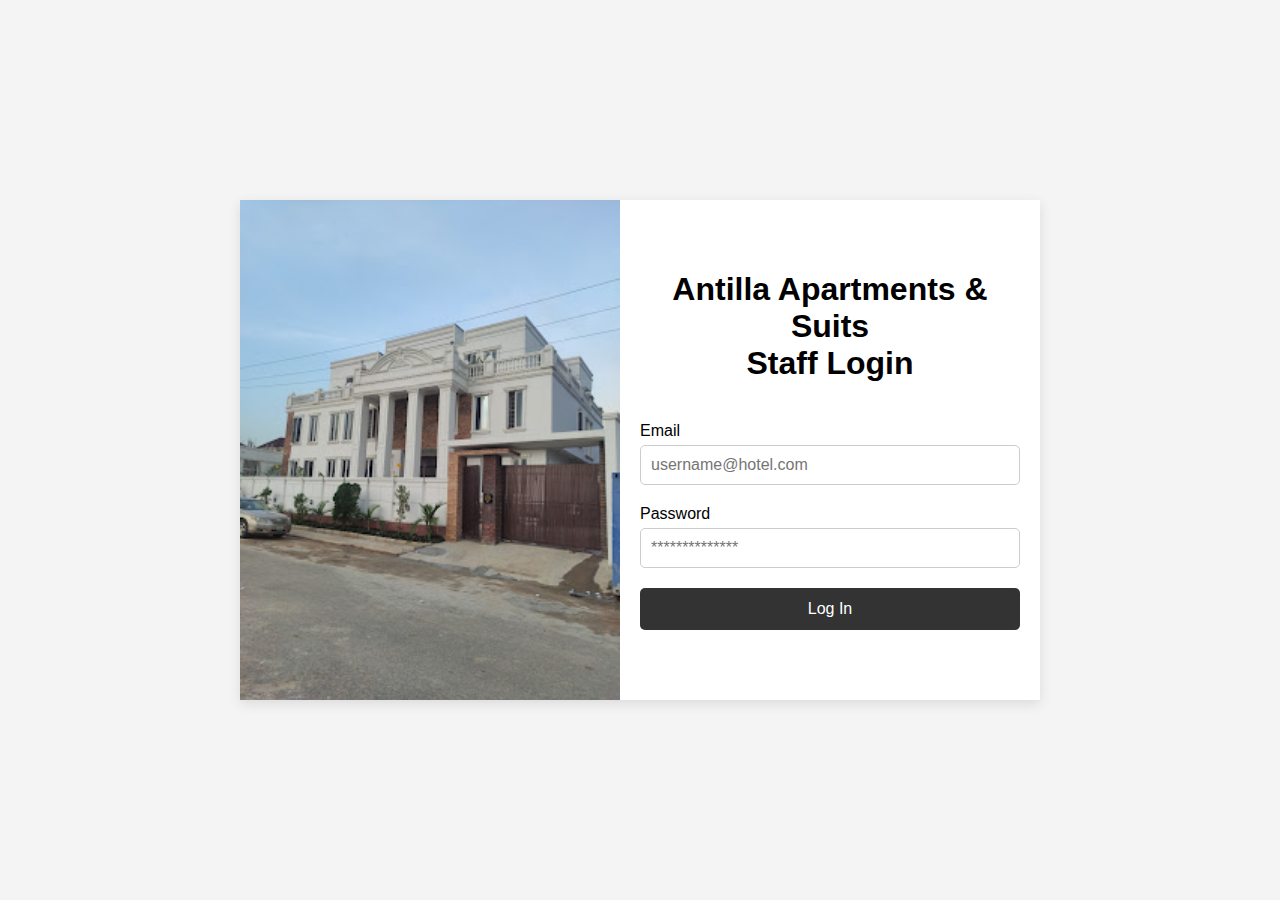
<file: index.html>
<!DOCTYPE html>
<html lang="en">
<head>
    <meta charset="UTF-8">
    <meta name="viewport" content="width=device-width, initial-scale=1.0">
    <title>Staff Login | Antilla Apartments & Suits</title>
    <link rel="stylesheet" href="login.css">
</head>
<body>
    <div class="login-container">
        <div class="image-section">
            <!-- Placeholder for logo or image -->
        </div>
        <div class="form-section">
            <h1 class="logo">Antilla Apartments & Suits <br>Staff Login</h1>
            <form id="login-form">
                <div class="input-group">
                    <label for="email">Email</label>
                    <input type="email" id="email" placeholder="username@hotel.com" required>
                </div>
                <div class="input-group">
                    <label for="password">Password</label>
                    <input type="password" id="password" placeholder="**************" required>
                </div>
                <!-- <div class="input-group switch-hotels">
                    <input type="checkbox" id="switch-hotels">
                    <label for="switch-hotels">Switch hotels</label>
                </div> -->
                <button type="submit" class="login-btn">Log In</button>
            </form>
        </div>
    </div>
    <script src="login.js"></script>
</body>
</html>
</file>
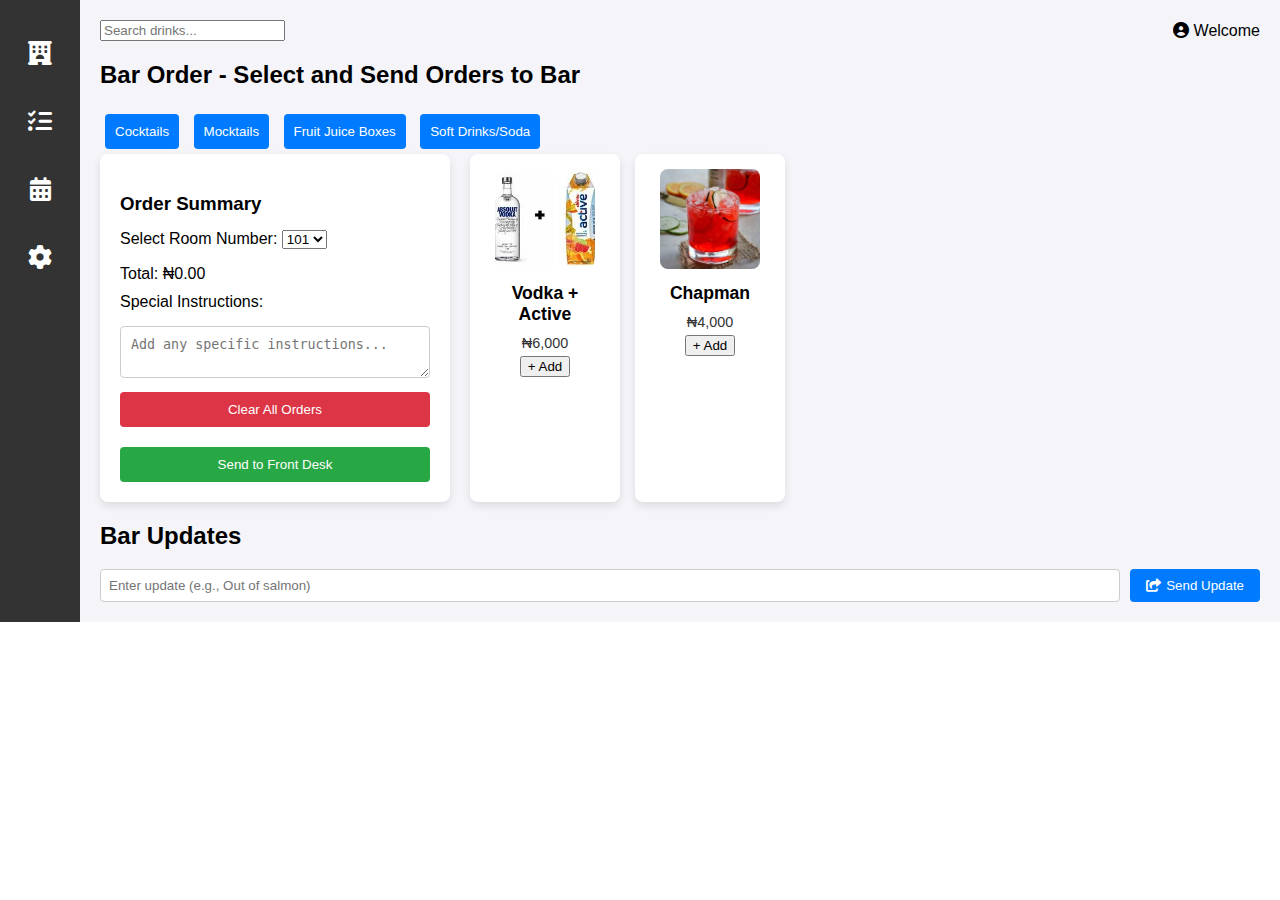
<file: bar.html>
<!DOCTYPE html>
<html lang="en">
<head>
  <meta charset="UTF-8">
  <meta name="viewport" content="width=device-width, initial-scale=1.0">
  <title>Bar Order - Antilla Apartments & Suites</title>
  <link rel="stylesheet" href="bar.css">
  <link rel="stylesheet" href="https://cdnjs.cloudflare.com/ajax/libs/font-awesome/6.0.0-beta3/css/all.min.css">
</head>
<body>

<!-- Sidebar -->
<aside class="sidebar">
  <div class="icon"><i class="fas fa-hotel"></i></div>
  <div class="icon"><i class="fas fa-tasks"></i></div>
  <div class="icon"><i class="fas fa-calendar-alt"></i></div>
  <div class="icon"><i class="fas fa-cog"></i></div>
</aside>

<!-- Main Content -->
<div class="main-content">
  <!-- Header -->
  <header>
    <input type="text" placeholder="Search drinks..." class="search-bar">
    <div class="welcome"><i class="fas fa-user-circle"></i> Welcome</div>
  </header>

  <h2>Bar Order - Select and Send Orders to Bar</h2>

  <!-- Filters Section -->
  <div class="filters">
    <button onclick="filterCategory('Cocktails')">Cocktails</button>
    <button onclick="filterCategory('Mocktails')">Mocktails</button>
    <button onclick="filterCategory('Fruit Juice Boxes')">Fruit Juice Boxes</button>
    <button onclick="filterCategory('Soft Drinks/Soda')">Soft Drinks/Soda</button>
  </div>

  <div class="order-page">
    <!-- drink Selection Section -->
    <div class="drinks">
      <div class="drinks-card" data-category="Cocktails">
        <img src="images/vodka-+-Active.jpg" alt="vodka + Active">
        <div class="drinks-info">
          <h3>Vodka + Active</h3>
          <p>₦6,000</p>
          <button onclick="addToOrder('vodka + Active', 6000)">+ Add</button>
        </div>
      </div>

      <div class="drinks-card" data-category="Cocktails">
        <img src="images/chapman.jpg" alt="chapman">
        <div class="drinks-info">
          <h3>Chapman</h3>
          <p>₦4,000</p>
          <button onclick="addToOrder('Chapman', 4000)">+ Add</button>
        </div>
      </div>
    </div>

    <!-- Order Summary Sidebar -->
    <aside class="order-summary">
      <h3>Order Summary</h3>
      

    <!-- Room Number Selection -->
  <label for="roomNumber">Select Room Number:</label>
  <select id="roomNumber">
    <option value="101">101</option>
    <option value="102">102</option>
    <option value="103">103</option>
    <!-- Add more rooms as needed -->
  </select>

  <ul id="orderList"></ul>
  <p>Total: ₦<span id="totalAmount">0.00</span></p>
  
  <!-- Special Instructions -->
  <label for="specialInstructions">Special Instructions:</label>
  <textarea id="specialInstructions" placeholder="Add any specific instructions..."></textarea>
  
  <!-- Clear All Orders Button -->
  <button id="clearAllOrdersButton">Clear All Orders</button>
  
  <!-- Button to Send to Front Desk -->
  <button class="send-to-frontdesk" onclick="confirmOrder()">Send to Front Desk</button>
  
</aside>
  </div>

   <!-- Temporary Order Summary -->
<div id="orderSummaryPopup" style="display:none;">
  <h2>Order Summary</h2>
  <ul id="orderSummaryList"></ul>
  <p>Total Amount: ₦<span id="orderSummaryTotal">0.00</span></p>
  <p>Room Number: <span id="orderSummaryRoomNumber"></span></p>
  <button onclick="sendToKitchen()">Confirm Order</button>
  <button onclick="closeSummaryPopup()">Cancel</button>
</div>


  <!-- Update Section -->
  <section id="bar-updates">
    <h2>Bar Updates</h2>
    <form id="update-form">
      <input type="text" id="update-input" placeholder="Enter update (e.g., Out of salmon)">
      <button type="submit" class="button send-update"><i class="fas fa-share-square"></i> Send Update</button>
    </form>
  </section>
</div>

<script src="bar.js"></script>
</body>
</html>
</file>
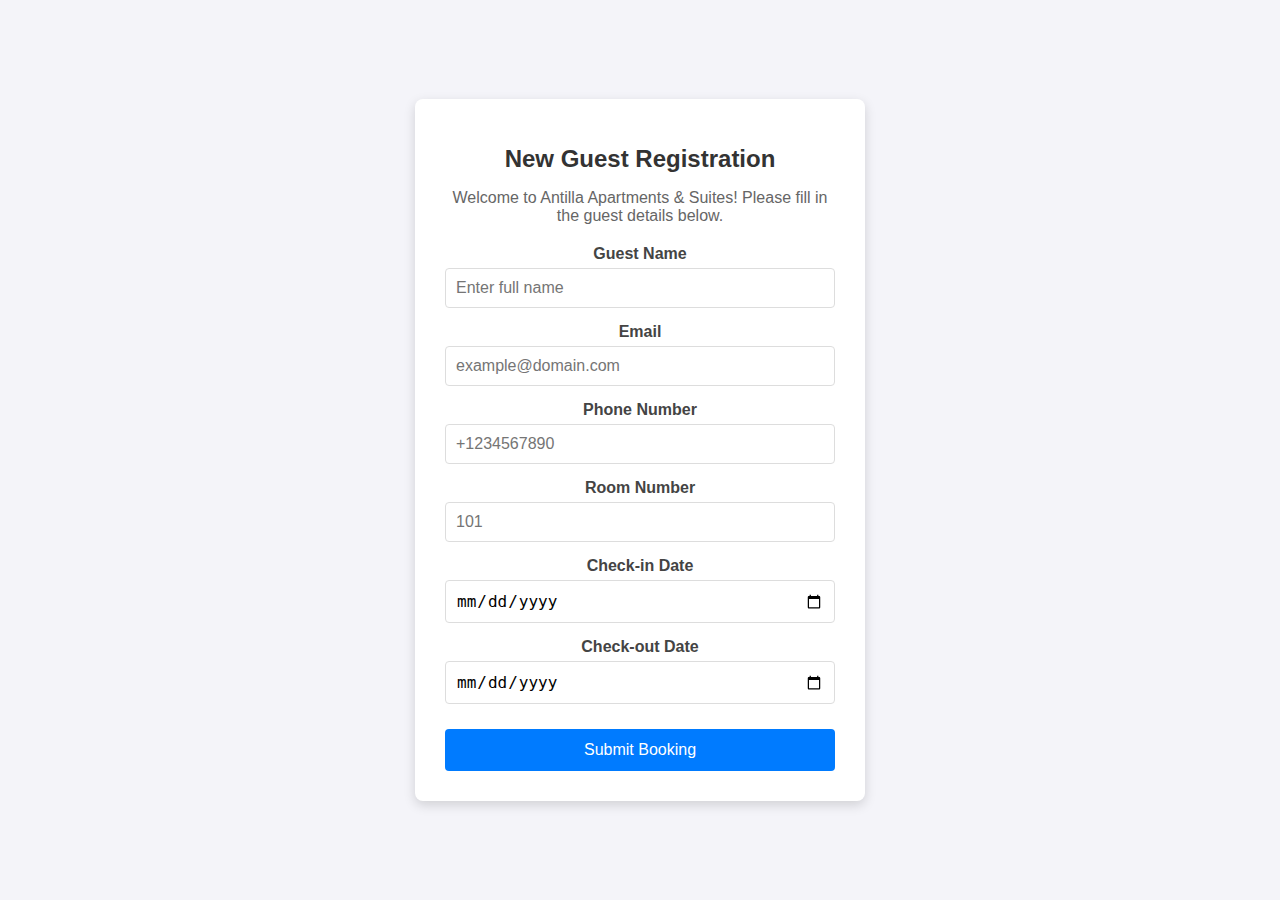
<file: guest.html>
<!DOCTYPE html>
<html lang="en">
<head>
  <meta charset="UTF-8">
  <meta name="viewport" content="width=device-width, initial-scale=1.0">
  <title>New Guest Registration | Antilla Apartments & Suites</title>
  <link rel="stylesheet" href="guest.css">
</head>
<body>
  <div class="guest-form-container">
    <h1>New Guest Registration</h1>
    <p>Welcome to Antilla Apartments & Suites! Please fill in the guest details below.</p>
    
    <form id="guestForm">
      <label for="name">Guest Name</label>
      <input type="text" id="name" name="name" placeholder="Enter full name" required>

      <label for="email">Email</label>
      <input type="email" id="email" name="email" placeholder="example@domain.com" required>

      <label for="phone">Phone Number</label>
      <input type="tel" id="phone" name="phone" placeholder="+1234567890" required>

      <label for="roomNumber">Room Number</label>
      <input type="number" id="roomNumber" name="roomNumber" placeholder="101" required>

      <label for="checkin">Check-in Date</label>
      <input type="date" id="checkin" name="checkin" required>

      <label for="checkout">Check-out Date</label>
      <input type="date" id="checkout" name="checkout" required>

      <button type="submit" id="submitBooking">Submit Booking</button>
    </form>
  </div>

  <script src="guest.js"></script>
</body>
</html>
</file>
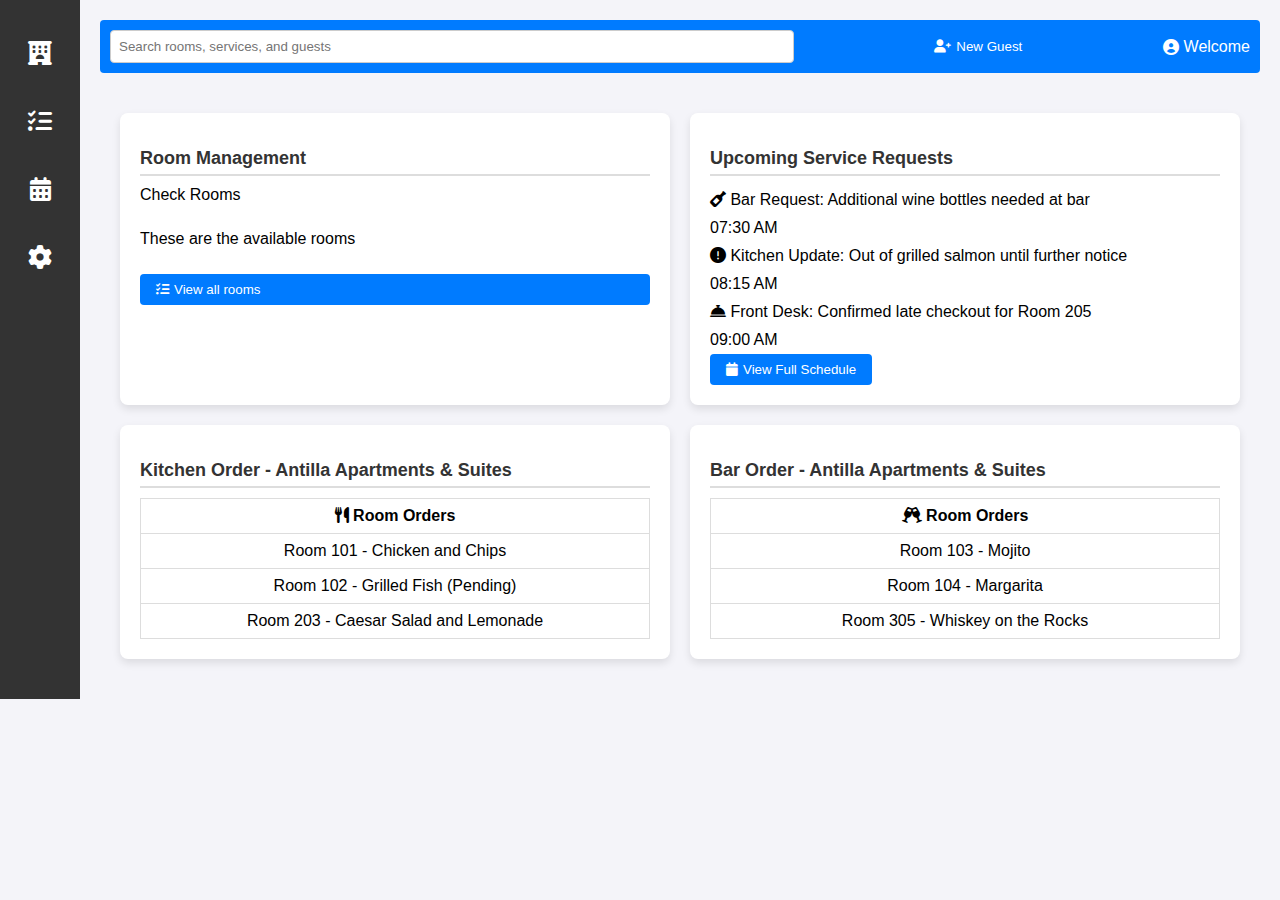
<file: home.html>
<!DOCTYPE html>
<html lang="en">
<head>
  <meta charset="UTF-8">
  <meta name="viewport" content="width=device-width, initial-scale=1.0">
  <title>Antilla Apartments & Suites - Hotel Management Dashboard</title>
  <link rel="stylesheet" href="home.css">
  <link rel="stylesheet" href="https://cdnjs.cloudflare.com/ajax/libs/font-awesome/6.0.0-beta3/css/all.min.css">
</head>
<body>
  <!-- Sidebar -->
  <aside class="sidebar">
    <div class="icon"><i class="fas fa-hotel"></i></div>
    <div class="icon"><i class="fas fa-tasks"></i></div>
    <div class="icon"><i class="fas fa-calendar-alt"></i></div>
    <div class="icon"><i class="fas fa-cog"></i></div>
  </aside>

  <!-- Main Content -->
  <div class="main-content">
    <!-- Header -->
    <header>
      <input type="text" placeholder="Search rooms, services, and guests" class="search-bar">
      <button class="button new-guest"><i class="fas fa-user-plus"></i><a href="guest.html">New Guest</a></button>
      <div class="welcome"><i class="fas fa-user-circle"></i> Welcome</div>
    </header>

    <!-- Dashboard Content -->
    <div class="dashboard">
      <div class="grid-container">
        <!-- Room Management Section -->
        <section class="room-management">
          <h2>Room Management</h2>
          <div class="room-status">
            <div class="rooms-header">Check Rooms</div>
            <p>These are the available rooms</p>
            <button class="button view-tasks">
              <i class="fas fa-tasks"></i> <a href="rooms.html">View all rooms</a>
            </button>
          </div>
        </section>

        <!-- Service Requests Section -->
        <section class="service-requests">
          <h2>Upcoming Service Requests</h2>
          <div class="request-item">
            <span><i class="fas fa-wine-bottle"></i> Bar Request: Additional wine bottles needed at bar</span>
            <span>07:30 AM</span>
          </div>
          <div class="request-item">
            <span><i class="fas fa-exclamation-circle"></i> Kitchen Update: Out of grilled salmon until further notice</span>
            <span>08:15 AM</span>
          </div>
          <div class="request-item">
            <span><i class="fas fa-concierge-bell"></i> Front Desk: Confirmed late checkout for Room 205</span>
            <span>09:00 AM</span>
          </div>
          <button class="button view-schedule">
            <i class="fas fa-calendar"></i> <a href="service-requests.html">View Full Schedule</a>
          </button>
        </section>

        <!-- Kitchen Order Section -->
        <section class="kitchen-order">
          <h2>Kitchen Order - Antilla Apartments & Suites</h2>
          <table>
            <tr>
              <th><i class="fas fa-utensils"></i> Room Orders</th>
            </tr>
            <tr>
              <td>Room 101 - Chicken and Chips</td>
            </tr>
            <tr>
              <td>Room 102 - Grilled Fish (Pending)</td>
            </tr>
            <tr>
              <td>Room 203 - Caesar Salad and Lemonade</td>
            </tr>
          </table>
        </section>

        <!-- Bar Order Section -->
        <section class="bar-order">
          <h2>Bar Order - Antilla Apartments & Suites</h2>
          <table>
            <tr>
              <th><i class="fas fa-glass-cheers"></i> Room Orders</th>
            </tr>
            <tr>
              <td>Room 103 - Mojito</td>
            </tr>
            <tr>
              <td>Room 104 - Margarita</td>
            </tr>
            <tr>
              <td>Room 305 - Whiskey on the Rocks</td>
            </tr>
          </table>
        </section>
      </div>
    </div>
  </div>
  <script src="home.js"></script>
</body>
</html>
</file>
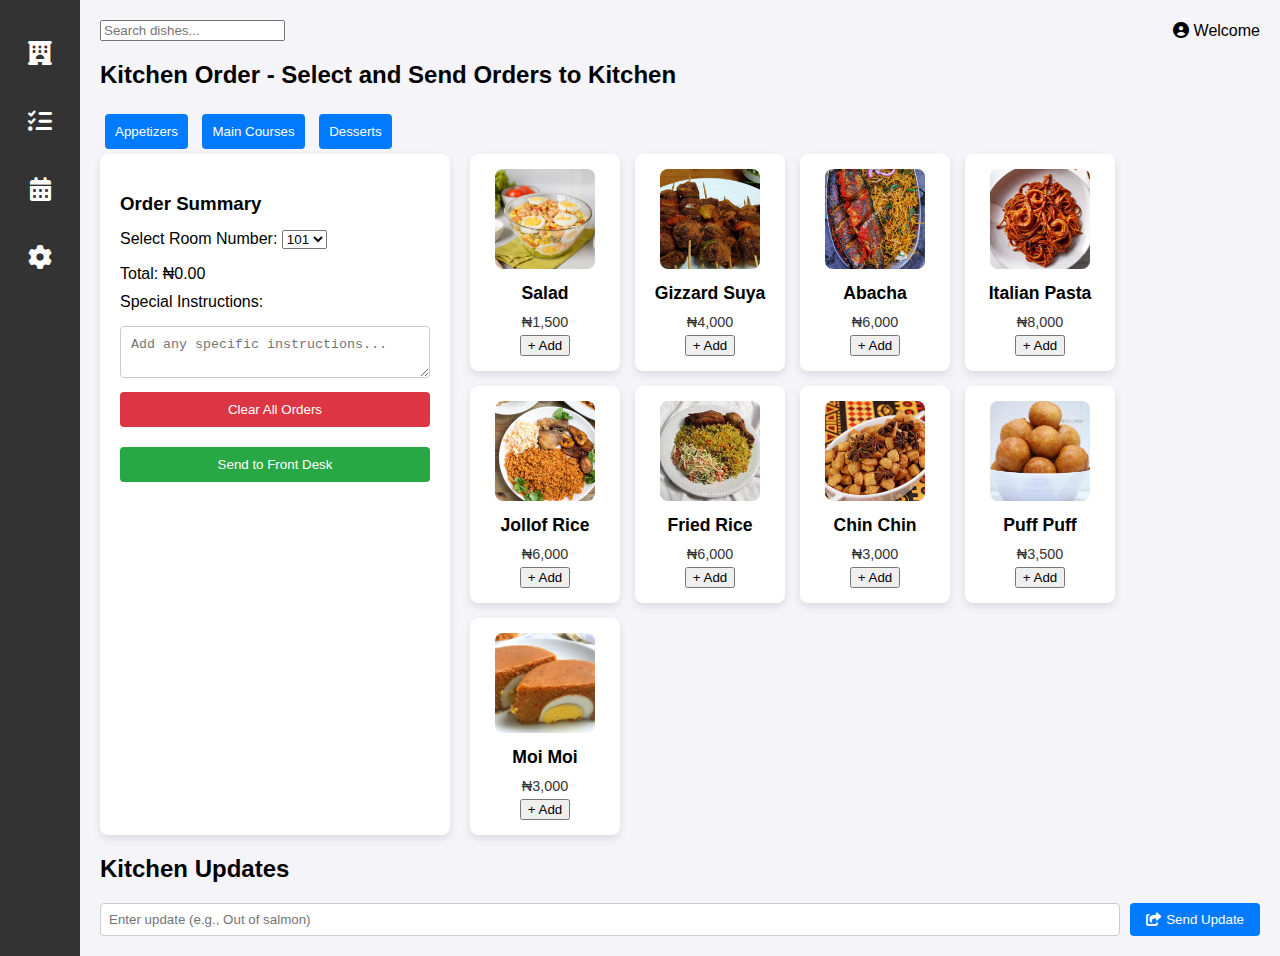
<file: kitchen.html>
<!DOCTYPE html>
<html lang="en">
<head>
  <meta charset="UTF-8">
  <meta name="viewport" content="width=device-width, initial-scale=1.0">
  <title>Kitchen Order - Antilla Apartments & Suites</title>
  <link rel="stylesheet" href="kitchen.css">
  <link rel="stylesheet" href="https://cdnjs.cloudflare.com/ajax/libs/font-awesome/6.0.0-beta3/css/all.min.css">
</head>
<body>

<!-- Sidebar -->
<aside class="sidebar">
  <div class="icon"><i class="fas fa-hotel"></i></div>
  <div class="icon"><i class="fas fa-tasks"></i></div>
  <div class="icon"><i class="fas fa-calendar-alt"></i></div>
  <div class="icon"><i class="fas fa-cog"></i></div>
</aside>

<!-- Main Content -->
<div class="main-content">
  <!-- Header -->
  <header>
    <input type="text" placeholder="Search dishes..." class="search-bar">
    <div class="welcome"><i class="fas fa-user-circle"></i> Welcome</div>
  </header>

  <h2>Kitchen Order - Select and Send Orders to Kitchen</h2>

  <!-- Filters Section -->
  <div class="filters">
    <button onclick="filterCategory('Appetizers')">Appetizers</button>
    <button onclick="filterCategory('Main Courses')">Main Courses</button>
    <button onclick="filterCategory('Desserts')">Desserts</button>
  </div>

  <div class="order-page">
    <!-- Dish Selection Section -->
    <div class="dishes">
      <div class="dish-card" data-category="Appetizers">
        <img src="images/salad.jpg" alt="Salad">
        <div class="dish-info">
          <h3>Salad</h3>
          <p>₦1,500</p>
          <button onclick="addToOrder('Salad', 1500)">+ Add</button>
        </div>
      </div>

      <div class="dish-card" data-category="Appetizers">
        <img src="images/gizzard-suya.jpg" alt="gizzard-suya">
        <div class="dish-info">
          <h3>Gizzard Suya</h3>
          <p>₦4,000</p>
          <button onclick="addToOrder('Gizzard Suya', 4000)">+ Add</button>
        </div>
      </div>

      <div class="dish-card" data-category="Appetizers">
        <img src="images/abacha.jpg" alt="abacha">
        <div class="dish-info">
          <h3>Abacha</h3>
          <p>₦6,000</p>
          <button onclick="addToOrder('Abacha', 6000)">+ Add</button>
        </div>
      </div>
      <!-- Main courwses -->
      <div class="dish-card" data-category="Main Courses">
        <img src="images/italian-pasta.jpg" alt="Pasta">
        <div class="dish-info">
          <h3>Italian Pasta</h3>
          <p>₦8,000</p>
          <button onclick="addToOrder('Italian Pasta', 8000)">+ Add</button>
        </div>
      </div>

      <div class="dish-card" data-category="Main Courses">
        <img src="images/Jollof-Rice.jpg" alt="jollof-rice">
        <div class="dish-info">
          <h3>Jollof Rice</h3>
          <p>₦6,000</p>
          <button onclick="addToOrder('Jollof-Rice', 6000)">+ Add</button>
        </div>
      </div>

      <div class="dish-card" data-category="Main Courses">
        <img src="images/Fried-Rice.jpg" alt="fried-rice">
        <div class="dish-info">
          <h3>Fried Rice</h3>
          <p>₦6,000</p>
          <button onclick="addToOrder('Fried Rice', 6000)">+ Add</button>
        </div>
      </div>

      <!-- Desserts... -->
      <div class="dish-card" data-category="Desserts">
        <img src="images/chin-chin.jpg" alt="chin-chin">
        <div class="dish-info">
          <h3>Chin Chin</h3>
          <p>₦3,000</p>
          <button onclick="addToOrder('chin-chin', 3000)">+ Add</button>
        </div>
      </div>

      <div class="dish-card" data-category="Desserts">
        <img src="images/puff-puff.jpg" alt="puff-puff">
        <div class="dish-info">
          <h3>Puff Puff</h3>
          <p>₦3,500</p>
          <button onclick="addToOrder('puff-puff', 3500)">+ Add</button>
        </div>
      </div>

      <div class="dish-card" data-category="Desserts">
        <img src="images/Moi-Moi.jpg" alt="moi-moi">
        <div class="dish-info">
          <h3>Moi Moi</h3>
          <p>₦3,000</p>
          <button onclick="addToOrder('moi-moi', 3000)">+ Add</button>
        </div>
      </div>
    </div>



<!-- Order Summary Sidebar -->
<aside class="order-summary">
  <h3>Order Summary</h3>

  <!-- Room Number Selection -->
  <label for="roomNumber">Select Room Number:</label>
  <select id="roomNumber">
    <option value="101">101</option>
    <option value="102">102</option>
    <option value="103">103</option>
    <!-- Add more rooms as needed -->
  </select>

  <ul id="orderList"></ul>
  <p>Total: ₦<span id="totalAmount">0.00</span></p>
  
  <!-- Special Instructions -->
  <label for="specialInstructions">Special Instructions:</label>
  <textarea id="specialInstructions" placeholder="Add any specific instructions..."></textarea>
  
  <!-- Clear All Orders Button -->
  <button id="clearAllOrdersButton">Clear All Orders</button>
  
  <!-- Button to Send to Front Desk -->
  <button class="send-to-frontdesk" onclick="confirmOrder()">Send to Front Desk</button>

</aside>
  </div>
  
  <!-- Temporary Order Summary -->
<div id="orderSummaryPopup" style="display:none;">
  <h2>Order Summary</h2>
  <ul id="orderSummaryList"></ul>
  <p>Total Amount: ₦<span id="orderSummaryTotal">0.00</span></p>
  <p>Room Number: <span id="orderSummaryRoomNumber"></span></p>
  <button onclick="sendToKitchen()">Confirm Order</button>
  <button onclick="closeSummaryPopup()">Cancel</button>
</div>


        <!-- Update Section -->
        <section id="kitchen-updates">
          <h2>Kitchen Updates</h2>
          <form id="update-form">
            <input type="text" id="update-input" placeholder="Enter update (e.g., Out of salmon)">
            <button type="submit" class="button send-update"><i class="fas fa-share-square"></i> Send Update</button>
          </form>
        </section>

</div>

<script src="kitchen.js"></script>
</body>
</html>
</file>
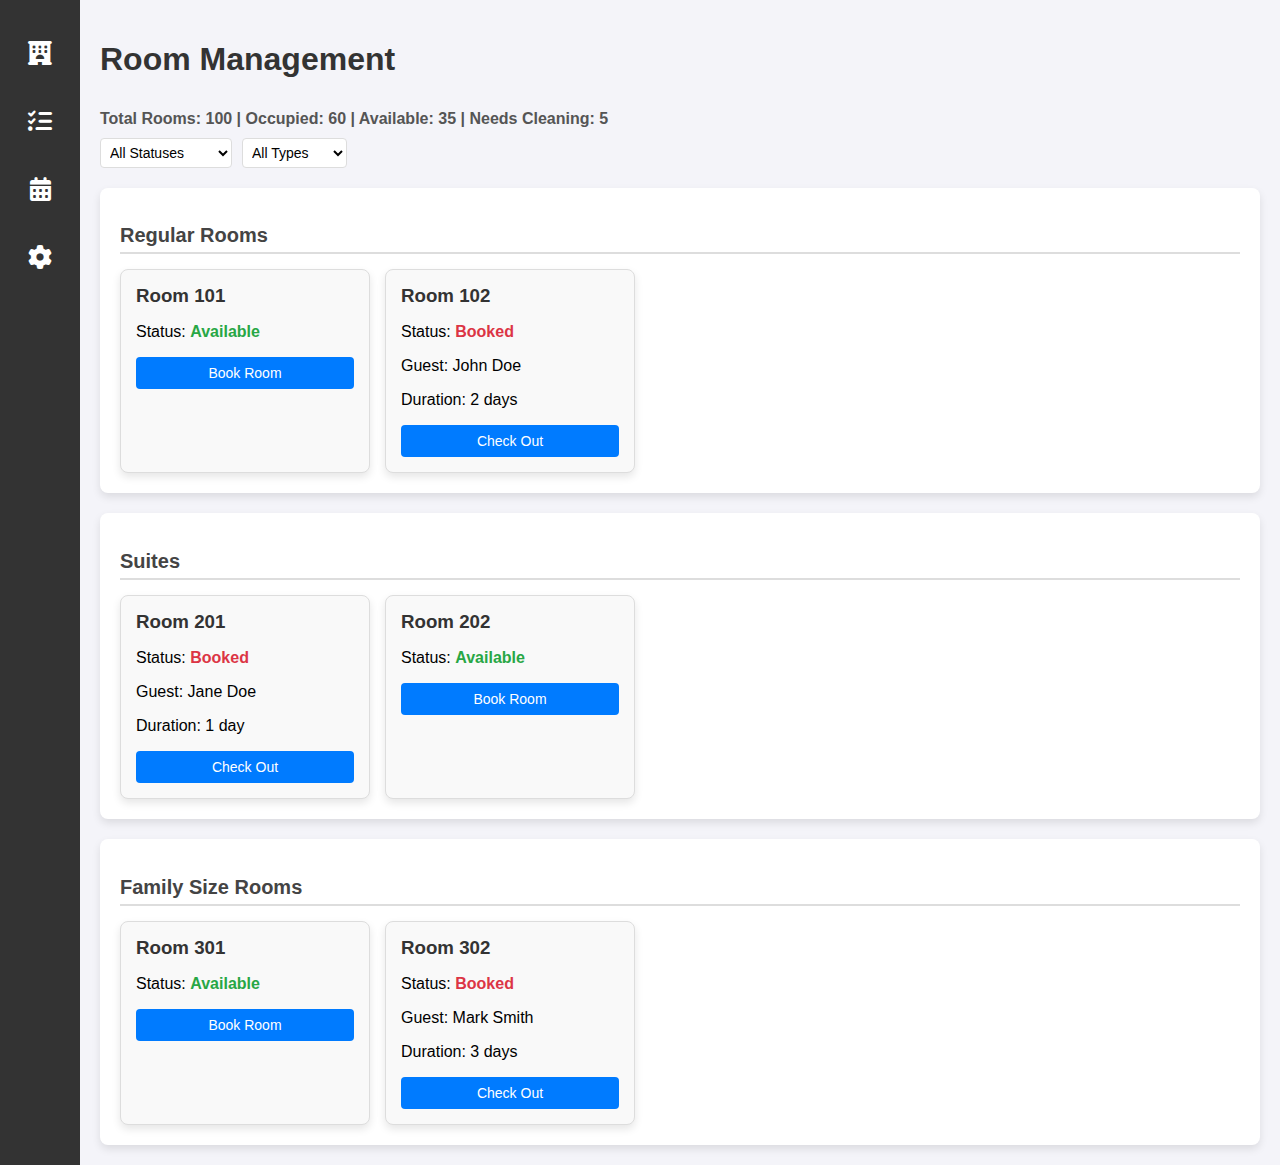
<file: rooms.html>
<!DOCTYPE html>
<html lang="en">
<head>
  <meta charset="UTF-8">
  <meta name="viewport" content="width=device-width, initial-scale=1.0">
  <title>Room Management | Antilla Apartments & Suites</title>
  <link rel="stylesheet" href="rooms.css">
  <link rel="stylesheet" href="https://cdnjs.cloudflare.com/ajax/libs/font-awesome/6.0.0-beta3/css/all.min.css">
</head>
<body>
  <!-- Sidebar -->
  <aside class="sidebar">
    <div class="icon"><i class="fas fa-hotel"></i></div>
    <div class="icon"><i class="fas fa-tasks"></i></div>
    <div class="icon"><i class="fas fa-calendar-alt"></i></div>
    <div class="icon"><i class="fas fa-cog"></i></div>
  </aside>

  <!-- Main Content -->
  <div class="main-content">
    <header>
      <h1>Room Management</h1>
      <!-- Summary Bar -->
      <div class="summary-bar">
        <span>Total Rooms: 100</span> | 
        <span>Occupied: 60</span> | 
        <span>Available: 35</span> | 
        <span>Needs Cleaning: 5</span>
      </div>
      <!-- Filters -->
      <div class="filters">
        <select name="status-filter" id="status-filter">
          <option value="all">All Statuses</option>
          <option value="available">Available</option>
          <option value="booked">Booked</option>
          <option value="needs-cleaning">Needs Cleaning</option>
        </select>
        <select name="room-type-filter" id="room-type-filter">
          <option value="all">All Types</option>
          <option value="regular">Regular</option>
          <option value="suite">Suite</option>
          <option value="family">Family Size</option>
        </select>
      </div>
    </header>

    <!-- Room Management Dashboard -->
    <div class="room-dashboard">
      <section class="room-category">
        <h2>Regular Rooms</h2>
        <div class="room-list" id="regular-rooms">
          <!-- Rooms will be dynamically inserted here -->
        </div>
      </section>

      <section class="room-category">
        <h2>Suites</h2>
        <div class="room-list" id="suite-rooms">
          <!-- Rooms will be dynamically inserted here -->
        </div>
      </section>

      <section class="room-category">
        <h2>Family Size Rooms</h2>
        <div class="room-list" id="family-rooms">
          <!-- Rooms will be dynamically inserted here -->
        </div>
      </section>
      
    </div>
  </div>

  <script src="rooms.js"></script>
</body>
</html>
</file>
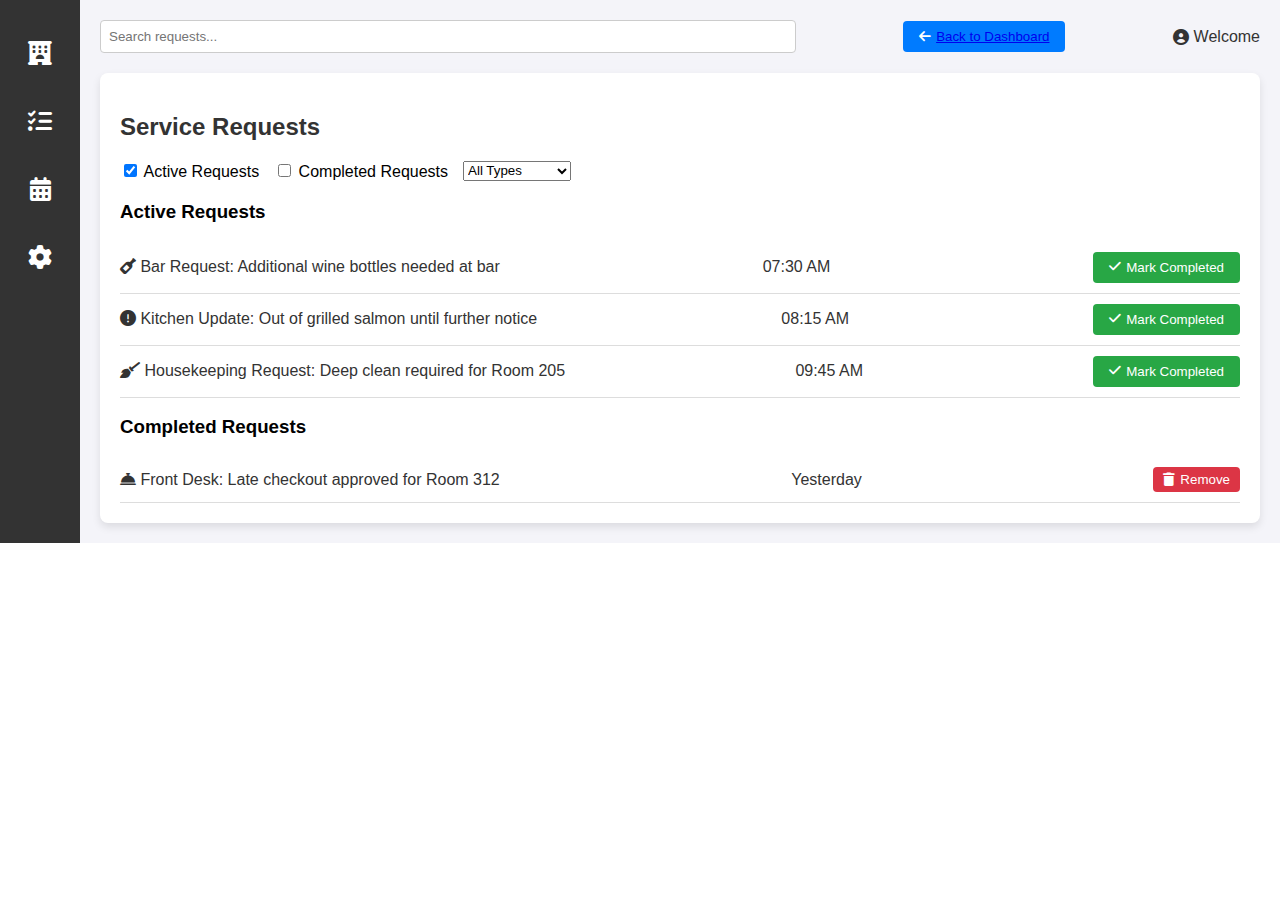
<file: service-requests.html>
<!DOCTYPE html>
<html lang="en">
<head>
  <meta charset="UTF-8">
  <meta name="viewport" content="width=device-width, initial-scale=1.0">
  <title>Antilla Apartments & Suites - Service Requests</title>
  <link rel="stylesheet" href="service-requests.css">
  <link rel="stylesheet" href="https://cdnjs.cloudflare.com/ajax/libs/font-awesome/6.0.0-beta3/css/all.min.css">
</head>
<body>
  <!-- Sidebar -->
  <aside class="sidebar">
    <div class="icon"><i class="fas fa-hotel"></i></div>
    <div class="icon"><i class="fas fa-tasks"></i></div>
    <div class="icon"><i class="fas fa-calendar-alt"></i></div>
    <div class="icon"><i class="fas fa-cog"></i></div>
  </aside>

  <!-- Main Content -->
  <div class="main-content">
    <!-- Header -->
    <header>
      <input type="text" placeholder="Search requests..." class="search-bar">
      <button class="button back-to-dashboard"><i class="fas fa-arrow-left"></i> <a href="home.html">Back to Dashboard</a></button>
      <div class="welcome"><i class="fas fa-user-circle"></i> Welcome</div>
    </header>

    <!-- Service Requests Overview -->
    <div class="service-requests-overview">
      <h2>Service Requests</h2>
      <div class="filter-options">
        <label>
          <input type="checkbox" id="filter-active" checked>
          Active Requests
        </label>
        <label>
          <input type="checkbox" id="filter-completed">
          Completed Requests
        </label>
        <select id="filter-type">
          <option value="all">All Types</option>
          <option value="bar">Bar</option>
          <option value="kitchen">Kitchen</option>
          <option value="housekeeping">Housekeeping</option>
        </select>
      </div>

      <!-- Active Requests Section -->
      <section id="active-requests">
        <h3>Active Requests</h3>
        <div class="request-item">
          <span><i class="fas fa-wine-bottle"></i> Bar Request: Additional wine bottles needed at bar</span>
          <span>07:30 AM</span>
          <button class="button mark-completed"><i class="fas fa-check"></i> Mark Completed</button>
        </div>
        <div class="request-item">
          <span><i class="fas fa-exclamation-circle"></i> Kitchen Update: Out of grilled salmon until further notice</span>
          <span>08:15 AM</span>
          <button class="button mark-completed"><i class="fas fa-check"></i> Mark Completed</button>
        </div>
        <div class="request-item">
          <span><i class="fas fa-broom"></i> Housekeeping Request: Deep clean required for Room 205</span>
          <span>09:45 AM</span>
          <button class="button mark-completed"><i class="fas fa-check"></i> Mark Completed</button>
        </div>
      </section>

      <!-- Completed Requests Section -->
      <section id="completed-requests">
        <h3>Completed Requests</h3>
        <div class="request-item">
          <span><i class="fas fa-concierge-bell"></i> Front Desk: Late checkout approved for Room 312</span>
          <span>Yesterday</span>
          <button class="button remove-request"><i class="fas fa-trash"></i> Remove</button>
        </div>
        <!-- Add more completed requests as needed -->
      </section>
    </div>
  </div>

  <script src="service-requests.js"></script>
</body>
</html>
</file>
<file: login.css>
* {
  margin: 0;
  padding: 0;
  box-sizing: border-box;
  font-family: 'Arial', sans-serif;
}

body {
  height: 100vh;
  display: flex;
  justify-content: center;
  align-items: center;
  background-color: #f4f4f4;
}

.login-container {
  display: flex;
  width: 900px;
  height: 500px;
  background: #ffffff;
  box-shadow: 0px 4px 12px rgba(0, 0, 0, 0.1);
}

.image-section {
  flex: 1;
  background: #eaeaea; /* Placeholder for image or logo */
  display: flex;
  justify-content: center;
  align-items: center;
  /* Add a placeholder image for now */
  background-image: url('img/antila.jpg'); 
  background-size: cover;
  background-position: center;
}

.form-section {
  flex: 1;
  padding: 40px;
  display: flex;
  flex-direction: column;
  justify-content: center;
}

.logo {
  font-size: 32px;
  margin-bottom: 40px;
  text-align: center;
  font-weight: bold;
}

.input-group {
  margin-bottom: 20px;
}

.input-group label {
  display: block;
  margin-bottom: 5px;
  font-weight: 500;
}

.input-group input {
  width: 100%;
  padding: 10px;
  border: 1px solid #ccc;
  border-radius: 5px;
  font-size: 16px;
}

.switch-hotels {
  display: flex;
  align-items: center;
}

.switch-hotels input {
  margin-right: 10px;
}

.login-btn {
  width: 100%;
  padding: 12px;
  background-color: #333;
  color: #fff;
  font-size: 16px;
  border: none;
  border-radius: 5px;
  cursor: pointer;
}

.login-btn:hover {
  background-color: #555;
}

/* Responsive Design */

/* Tablets and smaller devices */
@media (max-width: 1024px) {
  .login-container {
      flex-direction: column;
      width: 100%;
      height: auto;
      max-width: 700px;
  }

  .image-section {
      display: none; /* Hide the image section on tablets */
  }

  .form-section {
      padding: 20px;
  }

  .logo {
      font-size: 28px;
      margin-bottom: 30px;
  }

  .input-group input {
      font-size: 14px;
  }

  .login-btn {
      padding: 10px;
      font-size: 14px;
  }
}

/* Laptops and larger devices */
@media (min-width: 1025px) and (max-width: 1440px) {
  .login-container {
      width: 800px; /* Adjust width for laptop */
  }

  .form-section {
      padding: 20px;
  }
}

/* For wider screens like desktops */
@media (min-width: 1441px) {
  .login-container {
      width: 1000px; /* Wider for larger screens */
  }

  .form-section {
      padding: 40px;
  }
}
</file>
<file: bar.css>
* {
  box-sizing: border-box;
}

body {
  display: flex;
  font-family: Arial, sans-serif;
  margin: 0;
}

.sidebar {
  width: 80px;
  background-color: #333;
  color: #fff;
  display: flex;
  flex-direction: column;
  align-items: center;
  padding-top: 20px;
}

.sidebar .icon {
  margin: 20px 0;
  font-size: 24px;
  color: #fff;
  cursor: pointer;
  transition: color 0.3s;
}

.sidebar .icon:hover {
  color: #007bff;
}

.main-content {
  flex: 1;
  padding: 20px;
  background-color: #f4f4f9;
}

header {
  display: flex;
  align-items: center;
  justify-content: space-between;
  margin-bottom: 20px;
}

.filters button {
  margin: 5px;
  padding: 10px;
  background-color: #007bff;
  color: #fff;
  border: none;
  border-radius: 4px;
  cursor: pointer;
}

.filters button:hover {
  background-color: #0056b3;
}

/* Drinks Selection Cards */
.drinks {
  display: flex;
  flex-wrap: wrap;
  gap: 15px;
  flex: 2;
}

.drinks-card {
  background-color: #fff;
  width: 150px;
  padding: 15px;
  border-radius: 8px;
  box-shadow: 0 4px 8px rgba(0, 0, 0, 0.1);
  text-align: center;
}

.drinks-card img {
  width: 100px;
  height: 100px;
  object-fit: cover;
  border-radius: 8px;
}

.drinks-info h3 {
  font-size: 1.1em;
  margin: 10px 0;
}

.drinks-info p {
  font-size: 0.9em;
  color: #333;
  margin: 5px 0;
}

/* Order Summary Sidebar */
.order-page {
  display: flex;
  flex-direction: row-reverse;
  gap: 20px;
}

.order-summary {
  position: relative;
  margin-left: auto;
  background-color: #fff;
  padding: 20px;
  border-radius: 8px;
  box-shadow: 0 4px 8px rgba(0, 0, 0, 0.1);
  width: 350px;
}

.order-summary h3 {
  margin-bottom: 15px;
}

.order-summary ul {
  padding: 0;
  margin-bottom: 15px;
  list-style-type: none;
}

.order-summary li {
  display: flex;
  justify-content: space-between;
  padding: 5px 0;
  border-bottom: 1px solid #e0e0e0;
}

.order-summary p {
  margin-bottom: 10px; /* Space below total amount */
}

.delete-btn {
  background: transparent;
  border: none;
  color: red;
  cursor: pointer;
  font-size: 0.9em;
}

#clearAllOrdersButton {
  background-color: #dc3545;
  color: #fff;
  padding: 10px;
  border: none;
  border-radius: 4px;
  cursor: pointer;
  margin-top: 10px;
  width: 100%;
}

#roomDropdown {
  width: 100%;
  padding: 8px;
  margin-top: 10px;
  border: 1px solid #ccc;
  border-radius: 4px;
}

#specialInstructions {
  margin-top: 15px; /* Space above textarea */
  width: 100%;
  padding: 10px;
  border-radius: 4px;
  border: 1px solid #ccc;
}

.send-to-frontdesk {
  background-color: #28a745;
  color: #fff;
  padding: 10px;
  border: none;
  border-radius: 4px;
  cursor: pointer;
  margin-top: 20px;
  width: 100%;
}

/* Bar Updates */
#update-form {
  display: flex;
  gap: 10px;
  margin-top: 10px;
}

#update-input {
  flex: 1;
  padding: 8px;
  border: 1px solid #ccc;
  border-radius: 4px;
}

.button.send-update {
  background-color: #007bff;
  color: #fff;
  padding: 8px 16px;
  border: none;
  border-radius: 4px;
  cursor: pointer;
  display: flex;
  align-items: center;
}

.button.send-update i {
  margin-right: 5px;
}

/* Modal */
.modal {
  display: none;
  position: fixed;
  top: 0;
  left: 0;
  right: 0;
  bottom: 0;
  background: rgba(0, 0, 0, 0.5);
  justify-content: center;
  align-items: center;
}

.modal-content {
  background-color: #fff;
  padding: 20px;
  border-radius: 8px;
  width: 300px;
  text-align: center;
  position: relative;
}

.close {
  position: absolute;
  right: 10px;
  top: 10px;
  cursor: pointer;
}


/* Temporary Order Summary Styling */
#orderSummaryPopup {
  position: fixed;
  top: 50%;
  left: 50%;
  transform: translate(-50%, -50%);
  background-color: #fff;
  padding: 20px;
  border-radius: 8px;
  box-shadow: 0 4px 10px rgba(0, 0, 0, 0.1);
  width: 400px;
  max-width: 100%;
  z-index: 1000;
  display: none; /* Initially hidden */
}

#orderSummaryPopup h2 {
  margin-bottom: 15px;
  font-size: 1.5em;
  text-align: center;
  color: #333;
}

#orderSummaryList {
  margin-bottom: 20px;
  padding: 0;
  list-style: none;
}

#orderSummaryList li {
  display: flex;
  justify-content: space-between;
  padding: 5px 0;
  border-bottom: 1px solid #e0e0e0;
}

#orderSummaryList li:last-child {
  border-bottom: none;
}

#orderSummaryTotal,
#orderSummaryRoomNumber {
  font-weight: bold;
  font-size: 1.1em;
  margin-bottom: 10px;
}

#orderSummaryPopup button {
  background-color: #28a745;
  color: white;
  border: none;
  padding: 10px;
  border-radius: 4px;
  cursor: pointer;
  width: 100%;
  margin-top: 10px;
  font-size: 1em;
}

#orderSummaryPopup button:hover {
  background-color: #218838;
}

#orderSummaryPopup button.cancel {
  background-color: #dc3545;
}

#orderSummaryPopup button.cancel:hover {
  background-color: #c82333;
}

/* Backdrop for the order summary */
#orderSummaryPopup::before {
  content: '';
  position: absolute;
  top: 0;
  left: 0;
  right: 0;
  bottom: 0;
  background: rgba(0, 0, 0, 0.5);
  z-index: -1;
}
</file>
<file: guest.css>
* {
  box-sizing: border-box;
}

body {
  font-family: 'Segoe UI', Tahoma, Geneva, Verdana, sans-serif;
  background-color: #f4f4f9;
  display: flex;
  justify-content: center;
  align-items: center;
  height: 100vh;
  margin: 0;
}

.guest-form-container {
  width: 100%;
  max-width: 450px;
  background-color: #fff;
  padding: 30px;
  border-radius: 8px;
  box-shadow: 0 4px 12px rgba(0, 0, 0, 0.15);
  text-align: center;
}

h1 {
  color: #333;
  font-size: 24px;
  margin-bottom: 10px;
}

p {
  color: #666;
  margin-bottom: 20px;
}

label {
  display: block;
  margin-top: 15px;
  font-weight: bold;
  color: #444;
}

input[type="text"],
input[type="email"],
input[type="tel"],
input[type="number"],
input[type="date"] {
  width: 100%;
  padding: 10px;
  margin-top: 5px;
  border: 1px solid #ddd;
  border-radius: 4px;
  font-size: 16px;
}

button {
  width: 100%;
  padding: 12px;
  margin-top: 25px;
  background-color: #007bff;
  color: #fff;
  font-size: 16px;
  border: none;
  border-radius: 4px;
  cursor: pointer;
  transition: background-color 0.3s;
}

button:hover {
  background-color: #0056b3;
}
</file>
<file: home.css>
* {
  box-sizing: border-box;
}

body {
  display: flex;
  font-family: Arial, sans-serif;
  margin: 0;
  background-color: #f4f4f9;
}

.sidebar {
  width: 80px;
  background-color: #333;
  color: #fff;
  display: flex;
  flex-direction: column;
  align-items: center;
  padding-top: 20px;
}

.sidebar .icon {
  margin: 20px 0;
  font-size: 24px;
  color: #fff;
  cursor: pointer;
  transition: color 0.3s;
}

.sidebar .icon:hover {
  color: #007bff;
}

.main-content {
  flex: 1;
  padding: 20px;
}

header {
  display: flex;
  align-items: center;
  justify-content: space-between;
  margin-bottom: 20px;
  background-color: #007bff;
  padding: 10px;
  border-radius: 4px;
  color: white;
}

.search-bar {
  width: 60%;
  padding: 8px;
  border: 1px solid #ccc;
  border-radius: 4px;
}

.button {
  display: flex;
  align-items: center;
  text-decoration: none;
  color: white;
  background-color: #007bff;
  padding: 8px 16px;
  border-radius: 4px;
  transition: background-color 0.3s ease;
  border: none;
  cursor: pointer;
}

.button i {
  margin-right: 5px;
}

.button:hover {
  background-color: #0056b3;
}

.new-guest a {
  text-decoration: none;
  color: white;
}

.welcome {
  font-size: 16px;
  display: flex;
  align-items: center;
}

.welcome i {
  margin-right: 5px;
}

.dashboard {
  padding: 20px;
}

.grid-container {
  display: grid;
  grid-template-columns: repeat(2, 1fr); /* Two columns */
  gap: 20px;
}

.room-management, .service-requests, .kitchen-order, .bar-order {
  background-color: #fff;
  padding: 20px;
  border-radius: 8px;
  box-shadow: 0 4px 8px rgba(0, 0, 0, 0.1);
}

.room-management h2, .service-requests h2, .kitchen-order h2, .bar-order h2 {
  font-size: 18px;
  color: #333;
  margin-bottom: 10px;
  border-bottom: 2px solid #ddd;
  padding-bottom: 5px;
}

.room-status, .request-item {
  display: flex;
  flex-direction: column;
  gap: 10px;
}

.service-requests .request-item {
  display: flex;
  justify-content: space-between;
  padding: 5px 0;
}

table {
  width: 100%;
  border-collapse: collapse;
  margin-top: 10px;
}

th, td {
  padding: 8px;
  border: 1px solid #ddd;
  text-align: center;
}

.view-tasks a, .view-schedule a {
  text-decoration: none;
  color: white;
}
</file>
<file: kitchen.css>
/* General Styles */
* {
  box-sizing: border-box;
}

body {
  display: flex;
  font-family: Arial, sans-serif;
  margin: 0;
}

.sidebar {
  width: 80px;
  background-color: #333;
  color: #fff;
  display: flex;
  flex-direction: column;
  align-items: center;
  padding-top: 20px;
}

.sidebar .icon {
  margin: 20px 0;
  font-size: 24px;
  color: #fff;
  cursor: pointer;
  transition: color 0.3s;
}

.sidebar .icon:hover {
  color: #007bff;
}

.main-content {
  flex: 1;
  padding: 20px;
  background-color: #f4f4f9;
}

header {
  display: flex;
  align-items: center;
  justify-content: space-between;
  margin-bottom: 20px;
}

.filters button {
  margin: 5px;
  padding: 10px;
  background-color: #007bff;
  color: #fff;
  border: none;
  border-radius: 4px;
  cursor: pointer;
}

.filters button:hover {
  background-color: #0056b3;
}

/* Dish Selection Cards */
.dishes {
  display: flex;
  flex-wrap: wrap;
  gap: 15px;
  flex: 2;
}

.dish-card {
  background-color: #fff;
  width: 150px;
  padding: 15px;
  border-radius: 8px;
  box-shadow: 0 4px 8px rgba(0, 0, 0, 0.1);
  text-align: center;
}

.dish-card img {
  width: 100px;
  height: 100px;
  object-fit: cover;
  border-radius: 8px;
}

.dish-info h3 {
  font-size: 1.1em;
  margin: 10px 0;
}

.dish-info p {
  font-size: 0.9em;
  color: #333;
  margin: 5px 0;
}

/* Order Summary Sidebar */
.order-page {
  display: flex;
  flex-direction: row-reverse;
  gap: 20px;
}

.order-summary {
  position: relative;
  margin-left: auto;
  background-color: #fff;
  padding: 20px;
  border-radius: 8px;
  box-shadow: 0 4px 8px rgba(0, 0, 0, 0.1);
  width: 350px;
}


.order-summary h3 {
  margin-bottom: 15px;
}

.order-summary ul {
  padding: 0;
  margin-bottom: 15px; /* Space below order list */
  list-style-type: none;
}

.order-summary li {
  display: flex;
  justify-content: space-between;
  padding: 5px 0;
  border-bottom: 1px solid #e0e0e0;
}

.order-summary p {
  margin-bottom: 10px; /* Space below total amount */
}

#specialInstructions {
  margin-top: 15px; /* Space above textarea */
  width: 100%;
  padding: 10px;
  border-radius: 4px;
  border: 1px solid #ccc;
}

.delete-btn {
  background: transparent;
  border: none;
  color: red;
  cursor: pointer;
  font-size: 0.9em;
}

#clearAllOrdersButton {
  background-color: #dc3545;
  color: #fff;
  padding: 10px;
  border: none;
  border-radius: 4px;
  cursor: pointer;
  margin-top: 10px;
  width: 100%;
}

.send-to-frontdesk {
  background-color: #28a745;
  color: #fff;
  padding: 10px;
  border: none;
  border-radius: 4px;
  cursor: pointer;
  margin-top: 20px;
  width: 100%;
  padding: 10px;
}

#roomDropdown {
  width: 100%;
  padding: 8px;
  margin-top: 10px;
  border: 1px solid #ccc;
  border-radius: 4px;
}



/* Kitchen Updates */
#update-form {
  display: flex;
  gap: 10px;
  margin-top: 10px;
}

#update-input {
  flex: 1;
  padding: 8px;
  border: 1px solid #ccc;
  border-radius: 4px;
}

.button.send-update {
  background-color: #007bff;
  color: #fff;
  padding: 8px 16px;
  border: none;
  border-radius: 4px;
  cursor: pointer;
  display: flex;
  align-items: center;
}

.button.send-update i {
  margin-right: 5px;
}

/* Modal */
.modal {
  display: none;
  position: fixed;
  top: 0;
  left: 0;
  right: 0;
  bottom: 0;
  background: rgba(0, 0, 0, 0.5);
  justify-content: center;
  align-items: center;
}

.modal-content {
  background-color: #fff;
  padding: 20px;
  border-radius: 8px;
  width: 300px;
  text-align: center;
  position: relative;
}

.close {
  position: absolute;
  right: 10px;
  top: 10px;
  cursor: pointer;
}




/* Temporary Order Summary Styling */
#orderSummaryPopup {
  position: fixed;
  top: 50%;
  left: 50%;
  transform: translate(-50%, -50%);
  background-color: #fff;
  padding: 20px;
  border-radius: 8px;
  box-shadow: 0 4px 10px rgba(0, 0, 0, 0.1);
  width: 400px;
  max-width: 100%;
  z-index: 1000;
  display: none; /* Initially hidden */
}

#orderSummaryPopup h2 {
  margin-bottom: 15px;
  font-size: 1.5em;
  text-align: center;
  color: #333;
}

#orderSummaryList {
  margin-bottom: 20px;
  padding: 0;
  list-style: none;
}

#orderSummaryList li {
  display: flex;
  justify-content: space-between;
  padding: 5px 0;
  border-bottom: 1px solid #e0e0e0;
}

#orderSummaryList li:last-child {
  border-bottom: none;
}

#orderSummaryTotal,
#orderSummaryRoomNumber {
  font-weight: bold;
  font-size: 1.1em;
  margin-bottom: 10px;
}

#orderSummaryPopup button {
  background-color: #28a745;
  color: white;
  border: none;
  padding: 10px;
  border-radius: 4px;
  cursor: pointer;
  width: 100%;
  margin-top: 10px;
  font-size: 1em;
}

#orderSummaryPopup button:hover {
  background-color: #218838;
}

#orderSummaryPopup button.cancel {
  background-color: #dc3545;
}

#orderSummaryPopup button.cancel:hover {
  background-color: #c82333;
}

/* Backdrop for the order summary */
#orderSummaryPopup::before {
  content: '';
  position: absolute;
  top: 0;
  left: 0;
  right: 0;
  bottom: 0;
  background: rgba(0, 0, 0, 0.5);
  z-index: -1;
}
</file>
<file: rooms.css>
/* Global Styles */
* {
  box-sizing: border-box;
}

body {
  display: flex;
  font-family: Arial, sans-serif;
  margin: 0;
  background-color: #f4f4f9;
}

.sidebar {
  width: 80px;
  background-color: #333;
  color: #fff;
  display: flex;
  flex-direction: column;
  align-items: center;
  padding-top: 20px;
}

.sidebar .icon {
  margin: 20px 0;
  font-size: 24px;
  color: #fff;
  cursor: pointer;
  transition: color 0.3s;
}

.sidebar .icon:hover {
  color: #007bff;
}

.main-content {
  flex: 1;
  padding: 20px;
}

header {
  display: flex;
  flex-direction: column;
  gap: 10px;
  margin-bottom: 20px;
}

h1 {
  color: #333;
}

.summary-bar {
  font-weight: bold;
  color: #555;
}

.filters {
  display: flex;
  gap: 10px;
}

.filters select {
  padding: 5px;
  font-size: 14px;
  border: 1px solid #ddd;
  border-radius: 4px;
  background-color: #fff;
}

/* Room Management Dashboard Styles */
.room-dashboard {
  display: flex;
  flex-direction: column;
  gap: 20px;
}

.room-category {
  background-color: #fff;
  padding: 20px;
  border-radius: 8px;
  box-shadow: 0 4px 8px rgba(0, 0, 0, 0.1);
}

.room-category h2 {
  color: #444;
  font-size: 20px;
  margin-bottom: 15px;
  border-bottom: 2px solid #ddd;
  padding-bottom: 5px;
}

.room-list {
  display: flex;
  gap: 15px;
  flex-wrap: wrap;
}

.room-card {
  background-color: #f9f9f9;
  border: 1px solid #ddd;
  border-radius: 8px;
  padding: 15px;
  width: 100%;
  max-width: 250px;
  box-shadow: 0 4px 8px rgba(0, 0, 0, 0.1);
  transition: box-shadow 0.3s;
}

.room-card:hover {
  box-shadow: 0 6px 12px rgba(0, 0, 0, 0.15);
}

.room-card h3 {
  color: #333;
  margin: 0;
}

.status {
  font-weight: bold;
}

.available .status {
  color: #28a745;
}

.booked .status {
  color: #dc3545;
}

.action-button {
  background-color: #007bff;
  color: #fff;
  padding: 8px 12px;
  border: none;
  border-radius: 4px;
  cursor: pointer;
  font-size: 14px;
  margin-top: 10px;
  width: 100%;
  display: block;
  text-align: center;
  text-decoration: none;
}

.action-button:hover {
  background-color: #0056b3;
}

.action-button a {
  color: white;
  text-decoration: none;
}
</file>
<file: service-requests.css>
* {
    box-sizing: border-box;
  }
  
  body {
    display: flex;
    font-family: Arial, sans-serif;
    margin: 0;
  }
  
  .sidebar {
    width: 80px;
    background-color: #333;
    color: #fff;
    display: flex;
    flex-direction: column;
    align-items: center;
    padding-top: 20px;
  }
  
  .sidebar .icon {
    margin: 20px 0;
    font-size: 24px;
    color: #fff;
    cursor: pointer;
    transition: color 0.3s;
  }
  
  .sidebar .icon:hover {
    color: #007bff;
  }
  
  .main-content {
    flex: 1;
    padding: 20px;
    background-color: #f4f4f9;
  }
  
  header {
    display: flex;
    align-items: center;
    justify-content: space-between;
    margin-bottom: 20px;
  }
  
  .search-bar {
    width: 60%;
    padding: 8px;
    border: 1px solid #ccc;
    border-radius: 4px;
  }
  
  .button {
    background-color: #007bff;
    color: #fff;
    padding: 8px 16px;
    border: none;
    border-radius: 4px;
    cursor: pointer;
    text-decoration: none;
    display: flex;
    align-items: center;
  }
  
  .button i {
    margin-right: 5px;
  }
  
  .welcome {
    font-size: 16px;
    color: #333;
    display: flex;
    align-items: center;
  }
  
  .welcome i {
    margin-right: 5px;
  }
  
  .service-requests-overview {
    background-color: #fff;
    padding: 20px;
    border-radius: 8px;
    box-shadow: 0 4px 8px rgba(0, 0, 0, 0.1);
  }
  
  .service-requests-overview h2 {
    font-size: 24px;
    color: #333;
    margin-bottom: 20px;
  }
  
  .filter-options {
    display: flex;
    gap: 15px;
    margin-bottom: 20px;
  }
  
  .request-item {
    display: flex;
    justify-content: space-between;
    align-items: center;
    padding: 10px 0;
    border-bottom: 1px solid #ddd;
  }
  
  .request-item span {
    font-size: 16px;
    color: #333;
  }
  
  .button.mark-completed {
    background-color: #28a745;
    color: #fff;
  }
  
  .button.remove-request {
    background-color: #dc3545;
    color: #fff;
    padding: 5px 10px;
  }
</file>
